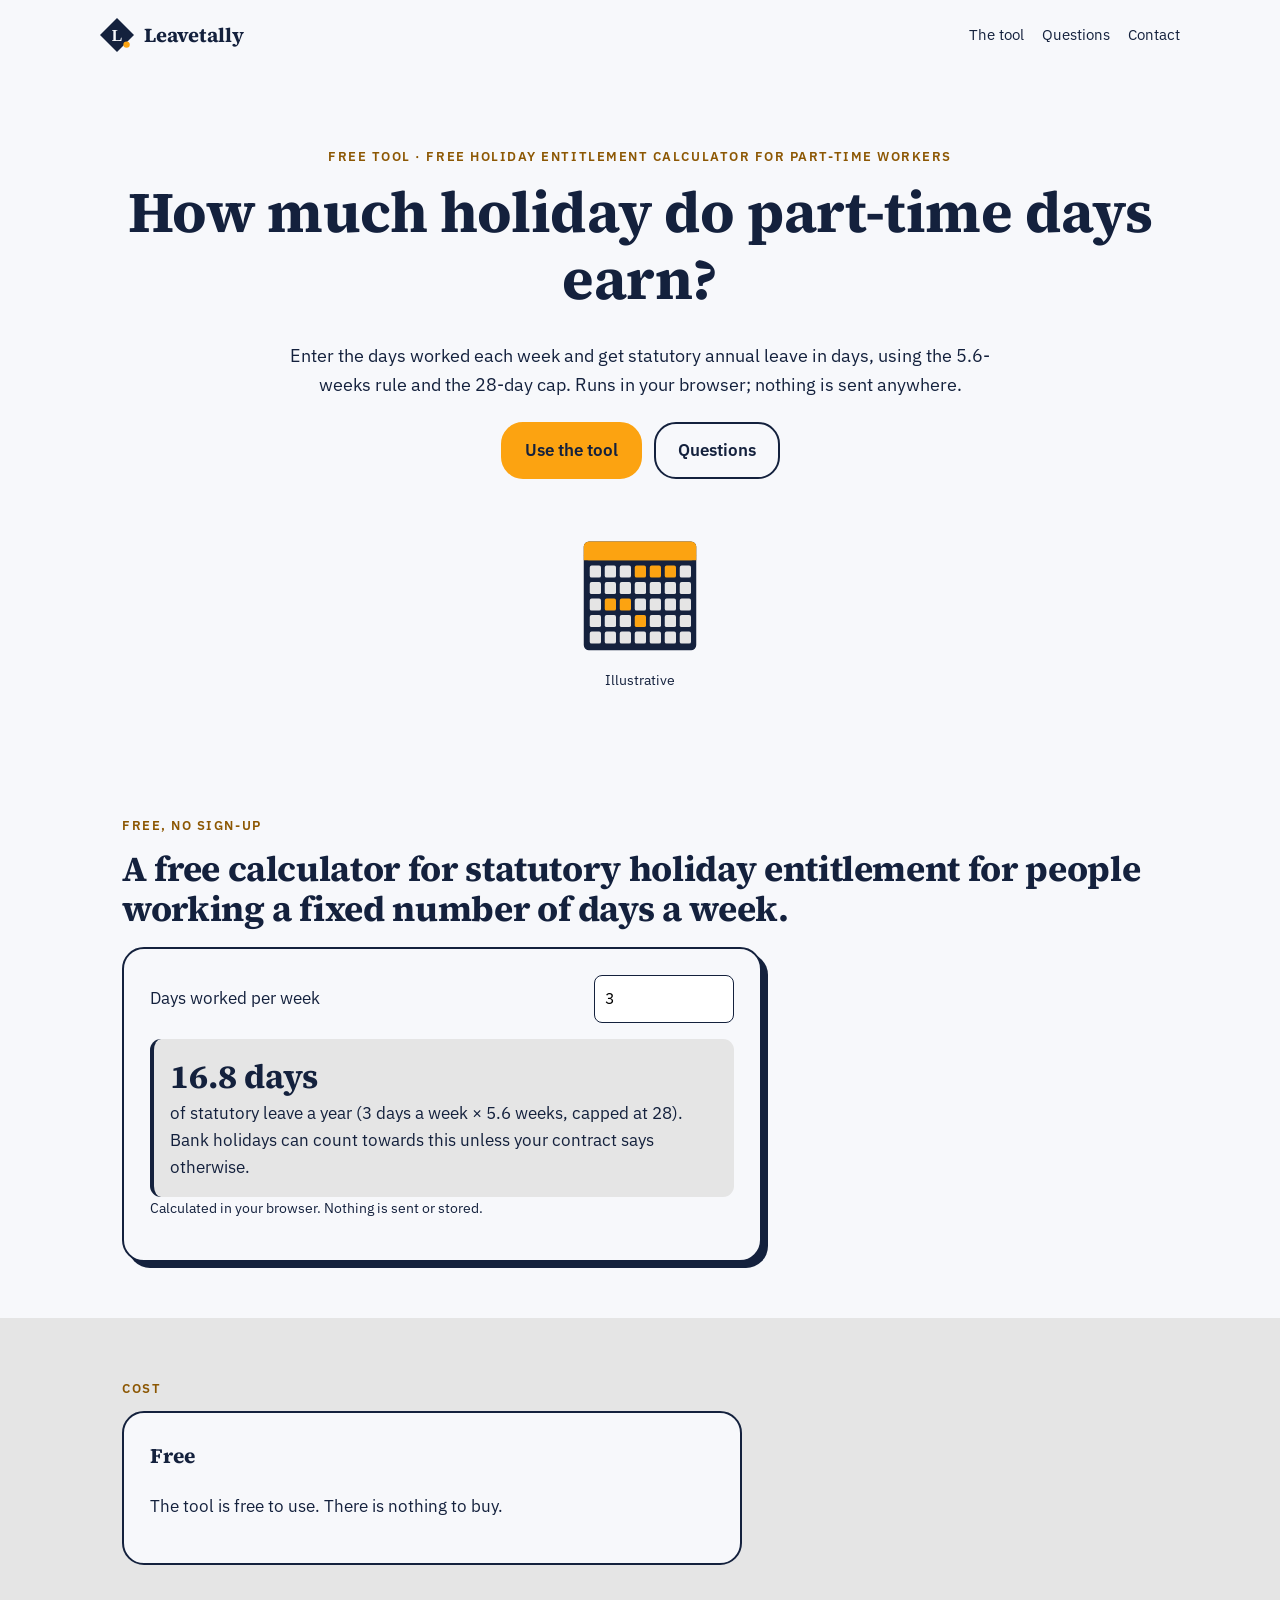
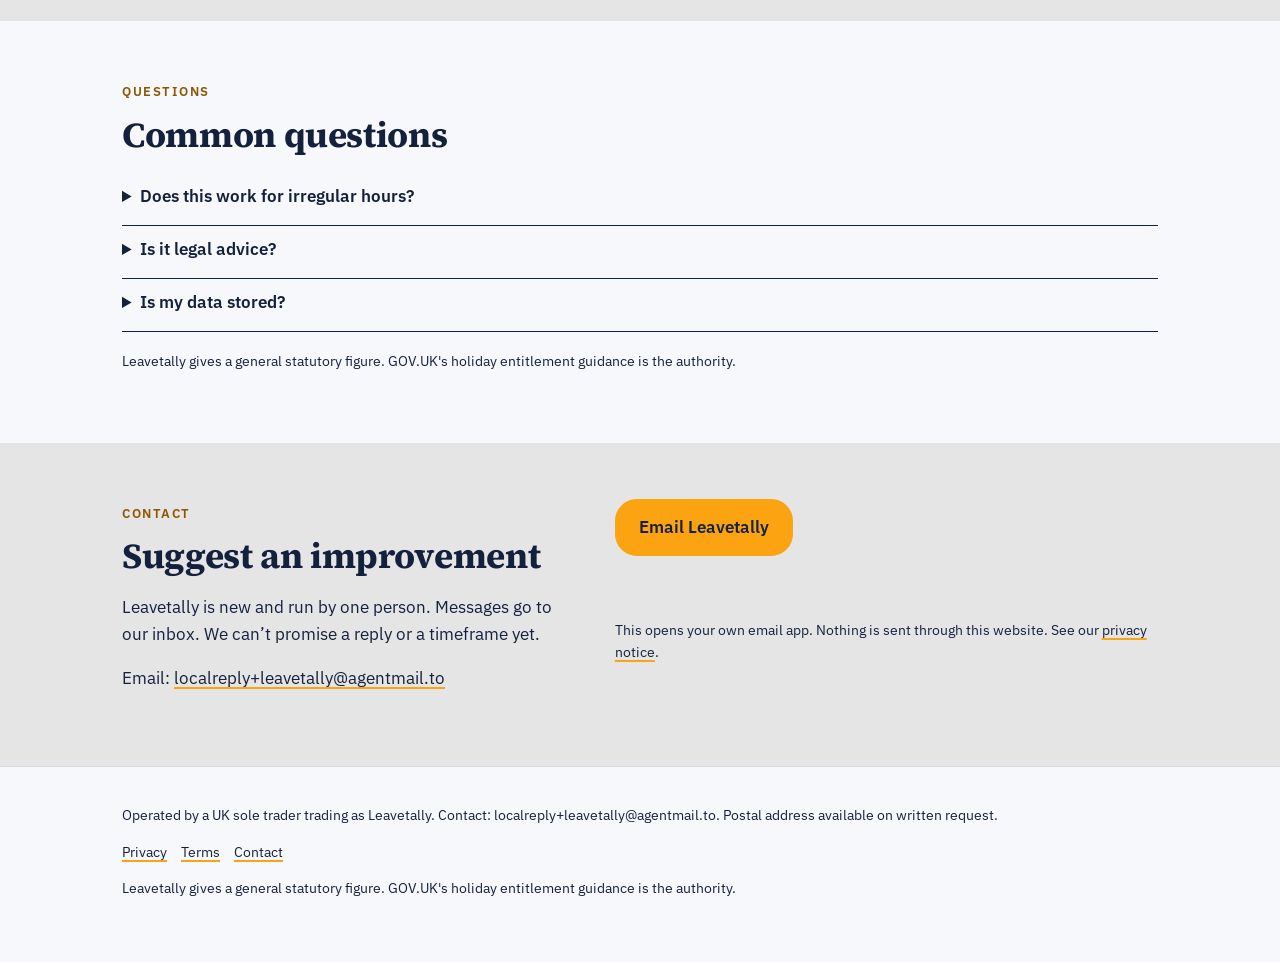
<file: index.html>
<!doctype html>
<html lang="en-GB">
<head>
<meta charset="utf-8">
<meta name="viewport" content="width=device-width, initial-scale=1">
<meta http-equiv="Content-Security-Policy" content="default-src 'self'; img-src 'self' data: https://localreplyloop.goatcounter.com; style-src 'self'; script-src 'self'; font-src 'self'; connect-src 'self'; form-action 'self'; base-uri 'self'; object-src 'none'">
<meta name="referrer" content="strict-origin-when-cross-origin">
<title>Leavetally: How much holiday do part-time days earn?</title>
<meta name="description" content="A free calculator for statutory holiday entitlement for people working a fixed number of days a week.">
<meta name="theme-color" content="#14213D">
<meta property="og:type" content="website"><meta property="og:title" content="Leavetally: How much holiday do part-time days earn?"><meta property="og:description" content="A free calculator for statutory holiday entitlement for people working a fixed number of days a week.">
<meta property="og:image" content="https://evanturner557-del.github.io/leavetally/assets/og.png"><meta property="og:image:width" content="1200"><meta property="og:image:height" content="630">
<meta property="og:image:alt" content="Leavetally: How much holiday do part-time days earn?"><meta property="og:site_name" content="Leavetally"><meta property="og:locale" content="en_GB">
<meta property="og:url" content="https://evanturner557-del.github.io/leavetally/"><meta name="twitter:card" content="summary_large_image">
<link rel="canonical" href="https://evanturner557-del.github.io/leavetally/">
<link rel="icon" href="assets/favicon.svg" type="image/svg+xml">
<link rel="stylesheet" href="assets/site.css">
<script src="assets/config.js"></script>
<script src="assets/analytics.js" defer></script>
<script src="_shared/kit.js" defer></script><script src="assets/tool.js" defer></script>
</head>
<body>
<a class="skip" href="#main">Skip to content</a>
<header><div class="wrap top"><a class="brand" href="./"><svg viewBox="0 0 64 64" aria-hidden="true" width="34" height="34"><path d="M32 0 64 32 32 64 0 32z" fill="#14213D"/><text x="32" y="43" text-anchor="middle" font-family="Georgia, serif" font-weight="700" font-size="30" fill="#F7F8FB">L</text><circle cx="50" cy="50" r="6" fill="#FCA311"/></svg>Leavetally</a><nav aria-label="Primary"><a href="#tool">The tool</a><a href="#faq">Questions</a><a href="#contact">Contact</a></nav></div></header>
<main id="main">
<section class="hero"><div class="wrap"><span class="eyebrow">Free tool · Free holiday entitlement calculator for part-time workers</span><h1>How much holiday do part-time days earn?</h1><p class="lede">Enter the days worked each week and get statutory annual leave in days, using the 5.6-weeks rule and the 28-day cap. Runs in your browser; nothing is sent anywhere.</p><div class="ctas"><a class="btn" href="#tool" data-cta="hero">Use the tool</a><a class="btn ghost" href="#faq" data-cta="hero-secondary">Questions</a></div><figure class="art"><svg viewBox="0 0 400 400" aria-hidden="true" focusable="false" class="motif"><rect x="50" y="60" width="300" height="290" rx="14" fill="#14213D"/><rect x="50" y="60" width="300" height="50" rx="14" fill="#FCA311"/><rect x="50" y="96" width="300" height="14" fill="#FCA311"/><rect x="66" y="124" width="30" height="32" rx="5" fill="#E5E5E5"/><rect x="106" y="124" width="30" height="32" rx="5" fill="#E5E5E5"/><rect x="146" y="124" width="30" height="32" rx="5" fill="#E5E5E5"/><rect x="186" y="124" width="30" height="32" rx="5" fill="#FCA311"/><rect x="226" y="124" width="30" height="32" rx="5" fill="#FCA311"/><rect x="266" y="124" width="30" height="32" rx="5" fill="#FCA311"/><rect x="306" y="124" width="30" height="32" rx="5" fill="#E5E5E5"/><rect x="66" y="168" width="30" height="32" rx="5" fill="#E5E5E5"/><rect x="106" y="168" width="30" height="32" rx="5" fill="#E5E5E5"/><rect x="146" y="168" width="30" height="32" rx="5" fill="#E5E5E5"/><rect x="186" y="168" width="30" height="32" rx="5" fill="#E5E5E5"/><rect x="226" y="168" width="30" height="32" rx="5" fill="#E5E5E5"/><rect x="266" y="168" width="30" height="32" rx="5" fill="#E5E5E5"/><rect x="306" y="168" width="30" height="32" rx="5" fill="#E5E5E5"/><rect x="66" y="212" width="30" height="32" rx="5" fill="#E5E5E5"/><rect x="106" y="212" width="30" height="32" rx="5" fill="#FCA311"/><rect x="146" y="212" width="30" height="32" rx="5" fill="#FCA311"/><rect x="186" y="212" width="30" height="32" rx="5" fill="#E5E5E5"/><rect x="226" y="212" width="30" height="32" rx="5" fill="#E5E5E5"/><rect x="266" y="212" width="30" height="32" rx="5" fill="#E5E5E5"/><rect x="306" y="212" width="30" height="32" rx="5" fill="#E5E5E5"/><rect x="66" y="256" width="30" height="32" rx="5" fill="#E5E5E5"/><rect x="106" y="256" width="30" height="32" rx="5" fill="#E5E5E5"/><rect x="146" y="256" width="30" height="32" rx="5" fill="#E5E5E5"/><rect x="186" y="256" width="30" height="32" rx="5" fill="#FCA311"/><rect x="226" y="256" width="30" height="32" rx="5" fill="#E5E5E5"/><rect x="266" y="256" width="30" height="32" rx="5" fill="#E5E5E5"/><rect x="306" y="256" width="30" height="32" rx="5" fill="#E5E5E5"/><rect x="66" y="300" width="30" height="32" rx="5" fill="#E5E5E5"/><rect x="106" y="300" width="30" height="32" rx="5" fill="#E5E5E5"/><rect x="146" y="300" width="30" height="32" rx="5" fill="#E5E5E5"/><rect x="186" y="300" width="30" height="32" rx="5" fill="#E5E5E5"/><rect x="226" y="300" width="30" height="32" rx="5" fill="#E5E5E5"/><rect x="266" y="300" width="30" height="32" rx="5" fill="#E5E5E5"/><rect x="306" y="300" width="30" height="32" rx="5" fill="#E5E5E5"/></svg><figcaption class="fine">Illustrative</figcaption></figure></div></section>
<section id="tool"><div class="wrap"><span class="eyebrow">Free, no sign-up</span><h2>A free calculator for statutory holiday entitlement for people working a fixed number of days a week.</h2><form class="tool" id="calc" novalidate><div class="row"><label for="t-days">Days worked per week</label><input type="number" id="t-days" data-k="days" value="3" step="0.5" min="0" inputmode="decimal"></div><div class="result" id="result" role="status" aria-live="polite"></div><p class="fine">Calculated in your browser. Nothing is sent or stored.</p></form></div></section>
<section class="tint" id="price"><div class="wrap"><span class="eyebrow">Cost</span><div class="pricebox"><p class="price">Free</p><p>The tool is free to use. There is nothing to buy.</p></div></div></section>
<section id="faq"><div class="wrap"><span class="eyebrow">Questions</span><h2>Common questions</h2><details><summary>Does this work for irregular hours?</summary><p>No. Irregular-hours and part-year workers have separate rules. See GOV.UK&#x27;s holiday entitlement guidance.</p></details><details><summary>Is it legal advice?</summary><p>No. It applies the basic statutory rule. Contracts can give more.</p></details><details><summary>Is my data stored?</summary><p>No. The calculation happens in your browser.</p></details><p class="fine mt">Leavetally gives a general statutory figure. GOV.UK&#x27;s holiday entitlement guidance is the authority.</p></div></section>
<section class="tint" id="contact"><div class="wrap contact-grid"><div><span class="eyebrow">Contact</span><h2>Suggest an improvement</h2><p>Leavetally is new and run by one person. Messages go to our inbox. We can’t promise a reply or a timeframe yet.</p><p>Email: <a href="mailto:localreply+leavetally@agentmail.to">localreply+leavetally@agentmail.to</a></p></div><div class="form contact-mail"><p><a class="btn" href="mailto:localreply+leavetally@agentmail.to?subject=%5BLeavetally%5D%20Enquiry" data-cta="enquire">Email Leavetally</a></p><p class="hint">This opens your own email app. Nothing is sent through this website. See our <a href="privacy.html">privacy notice</a>.</p></div></div></section>
</main><footer><div class="wrap"><p>Operated by a UK sole trader trading as Leavetally. Contact: localreply+leavetally@agentmail.to. Postal address available on written request.</p>
<p><a href="privacy.html">Privacy</a><a href="terms.html">Terms</a><a href="./#contact">Contact</a></p>
<p class="fine">Leavetally gives a general statutory figure. GOV.UK&#x27;s holiday entitlement guidance is the authority.</p></div></footer>
</body></html>
</file>
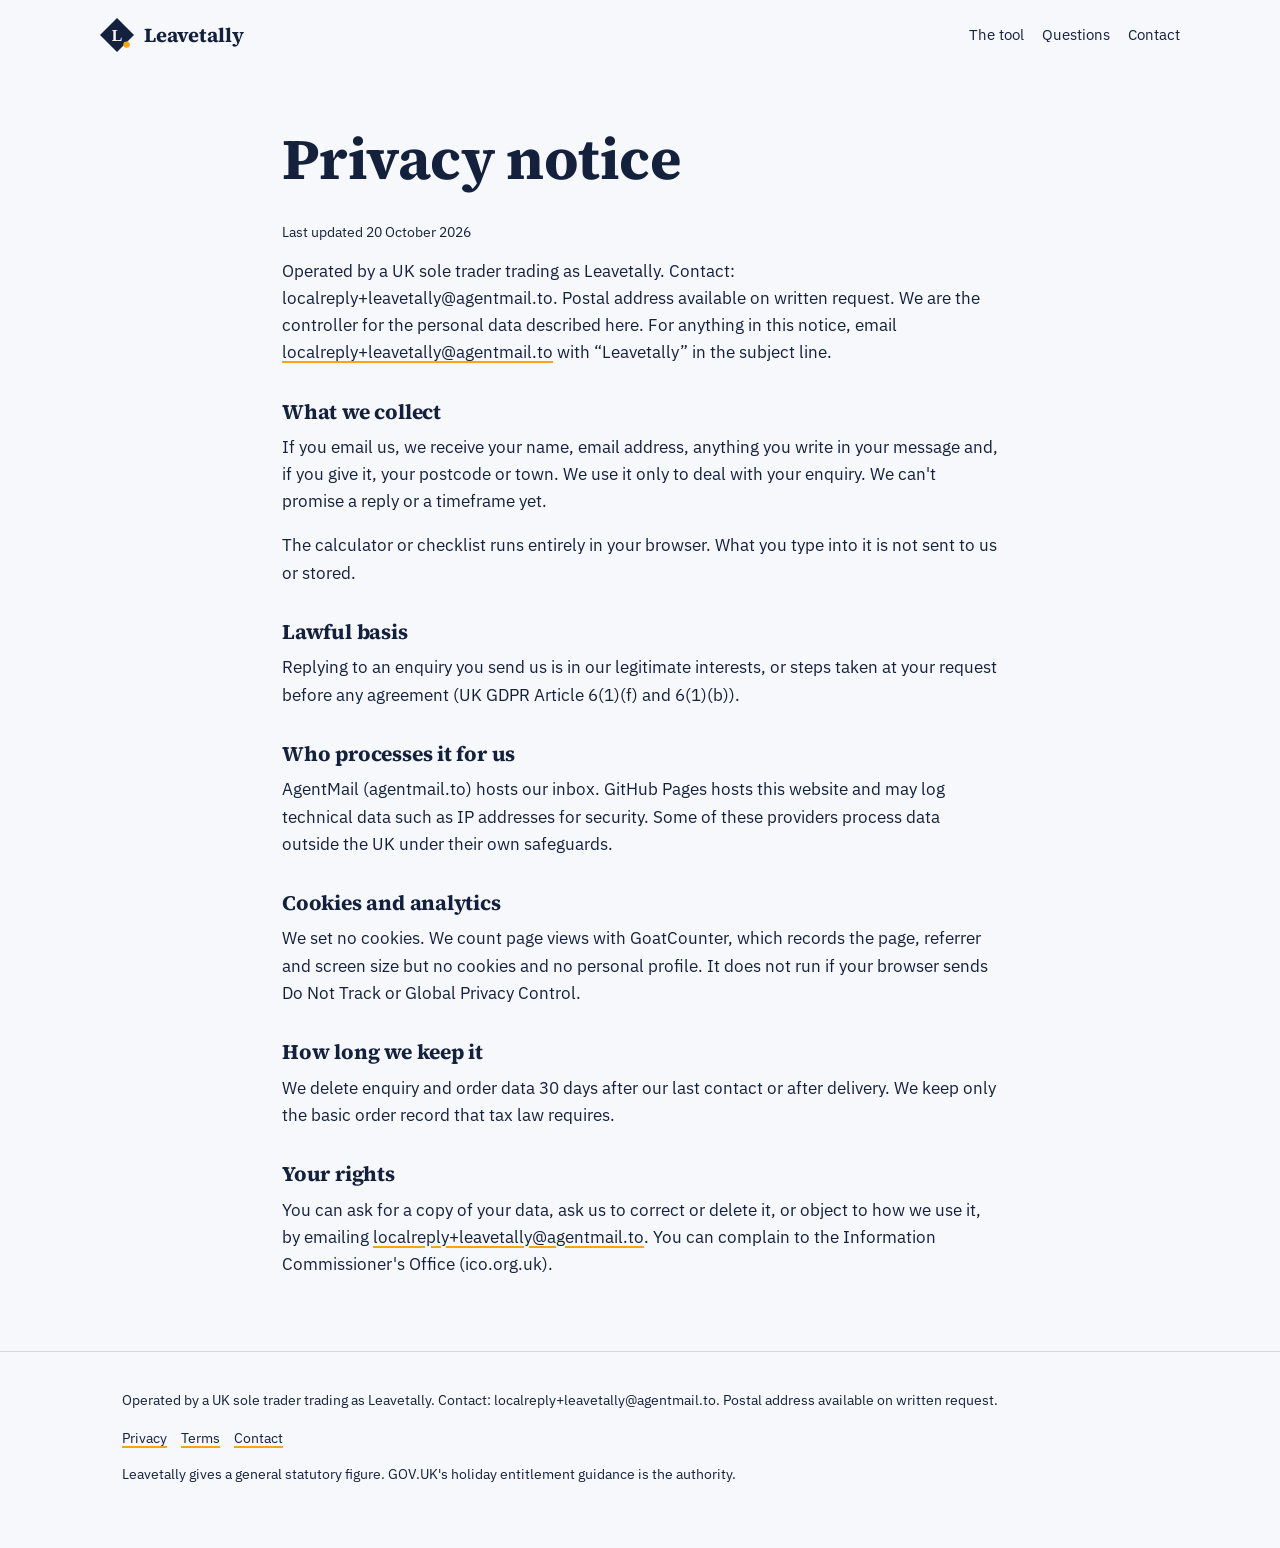
<file: privacy.html>
<!doctype html>
<html lang="en-GB">
<head>
<meta charset="utf-8">
<meta name="viewport" content="width=device-width, initial-scale=1">
<meta http-equiv="Content-Security-Policy" content="default-src 'self'; img-src 'self' data: https://localreplyloop.goatcounter.com; style-src 'self'; script-src 'self'; font-src 'self'; connect-src 'self'; form-action 'self'; base-uri 'self'; object-src 'none'">
<meta name="referrer" content="strict-origin-when-cross-origin">
<title>Privacy notice | Leavetally</title>
<meta name="description" content="Privacy notice for Leavetally.">
<meta name="theme-color" content="#14213D">
<meta property="og:type" content="website"><meta property="og:title" content="Privacy notice | Leavetally"><meta property="og:description" content="Privacy notice for Leavetally.">
<meta property="og:image" content="https://evanturner557-del.github.io/leavetally/assets/og.png"><meta property="og:image:width" content="1200"><meta property="og:image:height" content="630">
<meta property="og:image:alt" content="Leavetally: How much holiday do part-time days earn?"><meta property="og:site_name" content="Leavetally"><meta property="og:locale" content="en_GB">
<meta property="og:url" content="https://evanturner557-del.github.io/leavetally/privacy.html"><meta name="twitter:card" content="summary_large_image">
<link rel="canonical" href="https://evanturner557-del.github.io/leavetally/privacy.html">
<link rel="icon" href="assets/favicon.svg" type="image/svg+xml">
<link rel="stylesheet" href="assets/site.css">
<script src="assets/config.js"></script>
<script src="assets/analytics.js" defer></script>
<script src="_shared/kit.js" defer></script>
</head>
<body>
<a class="skip" href="#main">Skip to content</a>
<header><div class="wrap top"><a class="brand" href="./"><svg viewBox="0 0 64 64" aria-hidden="true" width="34" height="34"><path d="M32 0 64 32 32 64 0 32z" fill="#14213D"/><text x="32" y="43" text-anchor="middle" font-family="Georgia, serif" font-weight="700" font-size="30" fill="#F7F8FB">L</text><circle cx="50" cy="50" r="6" fill="#FCA311"/></svg>Leavetally</a><nav aria-label="Primary"><a href="#tool">The tool</a><a href="#faq">Questions</a><a href="#contact">Contact</a></nav></div></header><main id="main"><section><div class="wrap legal"><h1>Privacy notice</h1><p class="fine">Last updated 20 October 2026</p>
<p><span>Operated by a UK sole trader trading as Leavetally. Contact: localreply+leavetally@agentmail.to. Postal address available on written request.</span> We are the controller for the personal data described here. For anything in this notice, email <a href="mailto:localreply+leavetally@agentmail.to">localreply+leavetally@agentmail.to</a> with “Leavetally” in the subject line.</p>
<h2>What we collect</h2><p>If you email us, we receive your name, email address, anything you write in your message and, if you give it, your postcode or town. We use it only to deal with your enquiry. We can&#x27;t promise a reply or a timeframe yet.</p><p>The calculator or checklist runs entirely in your browser. What you type into it is not sent to us or stored.</p>
<h2>Lawful basis</h2><p>Replying to an enquiry you send us is in our legitimate interests, or steps taken at your request before any agreement (UK GDPR Article 6(1)(f) and 6(1)(b)).</p>
<h2>Who processes it for us</h2><p>AgentMail (agentmail.to) hosts our inbox. GitHub Pages hosts this website and may log technical data such as IP addresses for security. Some of these providers process data outside the UK under their own safeguards.</p>
<h2>Cookies and analytics</h2><p>We set no cookies. We count page views with GoatCounter, which records the page, referrer and screen size but no cookies and no personal profile. It does not run if your browser sends Do Not Track or Global Privacy Control.</p>
<h2>How long we keep it</h2><p>We delete enquiry and order data 30 days after our last contact or after delivery. We keep only the basic order record that tax law requires.</p>
<h2>Your rights</h2><p>You can ask for a copy of your data, ask us to correct or delete it, or object to how we use it, by emailing <a href="mailto:localreply+leavetally@agentmail.to">localreply+leavetally@agentmail.to</a>. You can complain to the Information Commissioner's Office (ico.org.uk).</p></div></section></main><footer><div class="wrap"><p>Operated by a UK sole trader trading as Leavetally. Contact: localreply+leavetally@agentmail.to. Postal address available on written request.</p>
<p><a href="privacy.html">Privacy</a><a href="terms.html">Terms</a><a href="./#contact">Contact</a></p>
<p class="fine">Leavetally gives a general statutory figure. GOV.UK&#x27;s holiday entitlement guidance is the authority.</p></div></footer>
</body></html>
</file>
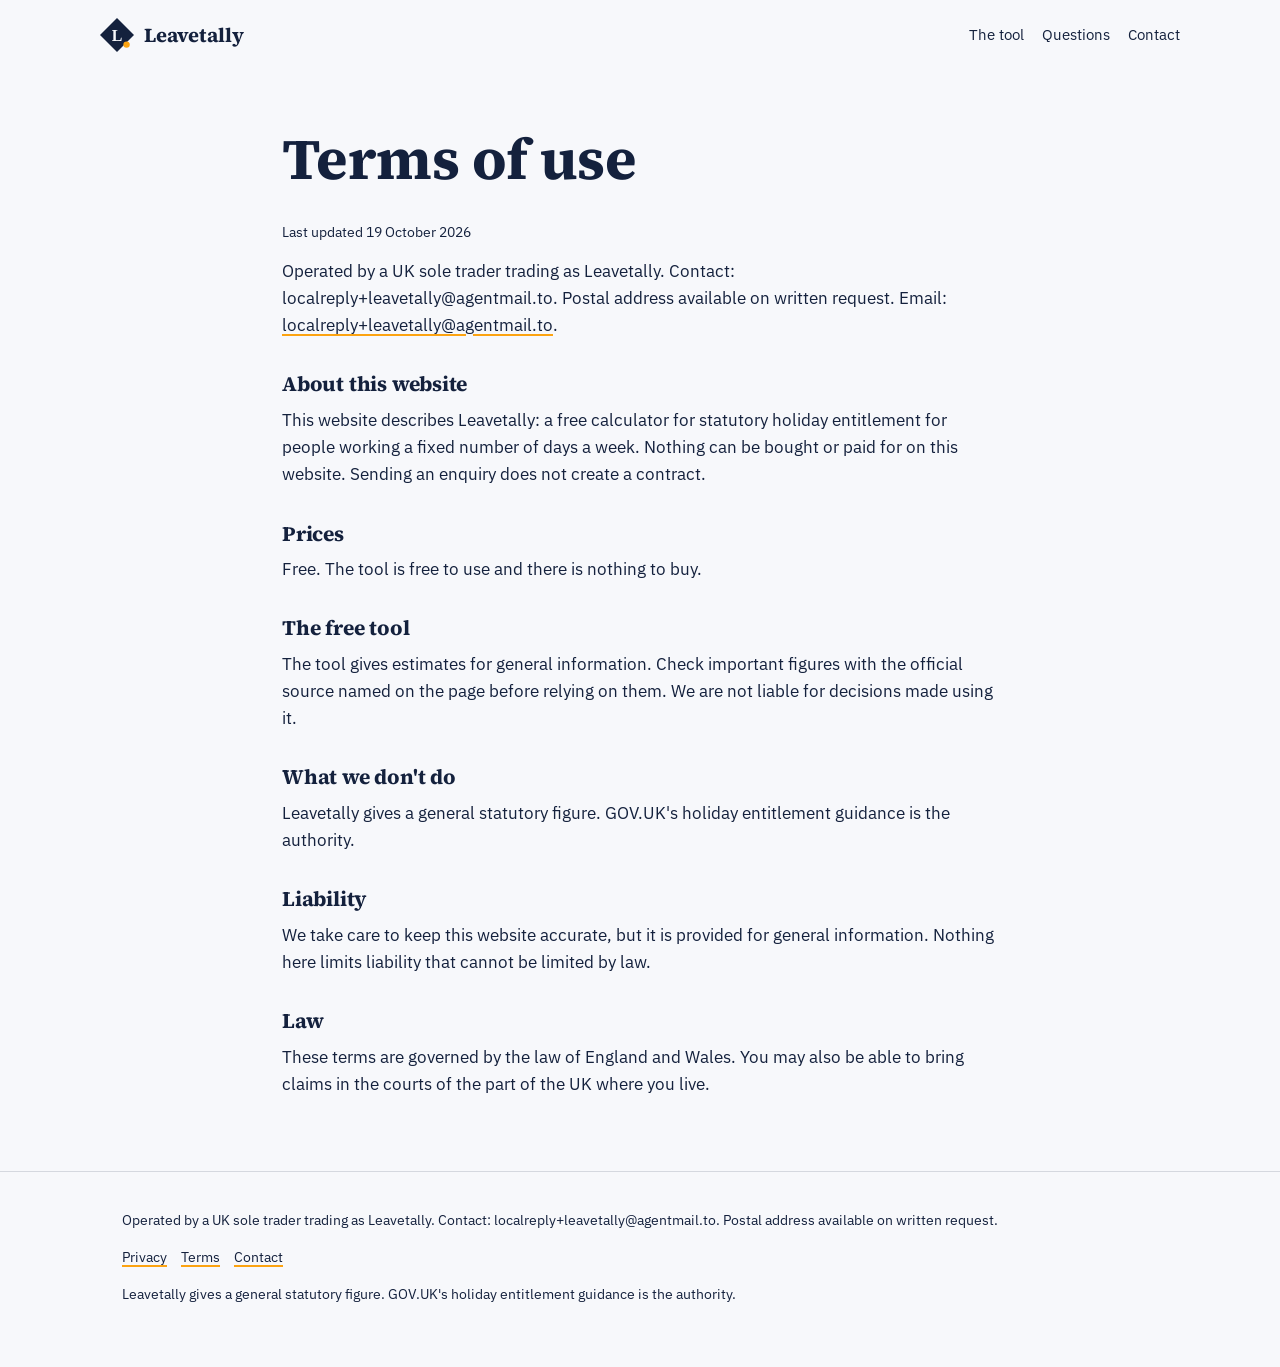
<file: terms.html>
<!doctype html>
<html lang="en-GB">
<head>
<meta charset="utf-8">
<meta name="viewport" content="width=device-width, initial-scale=1">
<meta http-equiv="Content-Security-Policy" content="default-src 'self'; img-src 'self' data: https://localreplyloop.goatcounter.com; style-src 'self'; script-src 'self'; font-src 'self'; connect-src 'self'; form-action 'self'; base-uri 'self'; object-src 'none'">
<meta name="referrer" content="strict-origin-when-cross-origin">
<title>Terms of use | Leavetally</title>
<meta name="description" content="Terms of use for Leavetally.">
<meta name="theme-color" content="#14213D">
<meta property="og:type" content="website"><meta property="og:title" content="Terms of use | Leavetally"><meta property="og:description" content="Terms of use for Leavetally.">
<meta property="og:image" content="https://evanturner557-del.github.io/leavetally/assets/og.png"><meta property="og:image:width" content="1200"><meta property="og:image:height" content="630">
<meta property="og:image:alt" content="Leavetally: How much holiday do part-time days earn?"><meta property="og:site_name" content="Leavetally"><meta property="og:locale" content="en_GB">
<meta property="og:url" content="https://evanturner557-del.github.io/leavetally/terms.html"><meta name="twitter:card" content="summary_large_image">
<link rel="canonical" href="https://evanturner557-del.github.io/leavetally/terms.html">
<link rel="icon" href="assets/favicon.svg" type="image/svg+xml">
<link rel="stylesheet" href="assets/site.css">
<script src="assets/config.js"></script>
<script src="assets/analytics.js" defer></script>
<script src="_shared/kit.js" defer></script>
</head>
<body>
<a class="skip" href="#main">Skip to content</a>
<header><div class="wrap top"><a class="brand" href="./"><svg viewBox="0 0 64 64" aria-hidden="true" width="34" height="34"><path d="M32 0 64 32 32 64 0 32z" fill="#14213D"/><text x="32" y="43" text-anchor="middle" font-family="Georgia, serif" font-weight="700" font-size="30" fill="#F7F8FB">L</text><circle cx="50" cy="50" r="6" fill="#FCA311"/></svg>Leavetally</a><nav aria-label="Primary"><a href="#tool">The tool</a><a href="#faq">Questions</a><a href="#contact">Contact</a></nav></div></header><main id="main"><section><div class="wrap legal"><h1>Terms of use</h1><p class="fine">Last updated 19 October 2026</p>
<p><span>Operated by a UK sole trader trading as Leavetally. Contact: localreply+leavetally@agentmail.to. Postal address available on written request.</span> Email: <a href="mailto:localreply+leavetally@agentmail.to">localreply+leavetally@agentmail.to</a>.</p>
<h2>About this website</h2><p>This website describes Leavetally: a free calculator for statutory holiday entitlement for people working a fixed number of days a week. Nothing can be bought or paid for on this website. Sending an enquiry does not create a contract.</p>
<h2>Prices</h2><p>Free. The tool is free to use and there is nothing to buy.</p><h2>The free tool</h2><p>The tool gives estimates for general information. Check important figures with the official source named on the page before relying on them. We are not liable for decisions made using it.</p>
<h2>What we don't do</h2><p>Leavetally gives a general statutory figure. GOV.UK&#x27;s holiday entitlement guidance is the authority.</p>
<h2>Liability</h2><p>We take care to keep this website accurate, but it is provided for general information. Nothing here limits liability that cannot be limited by law.</p>
<h2>Law</h2><p>These terms are governed by the law of England and Wales. You may also be able to bring claims in the courts of the part of the UK where you live.</p></div></section></main><footer><div class="wrap"><p>Operated by a UK sole trader trading as Leavetally. Contact: localreply+leavetally@agentmail.to. Postal address available on written request.</p>
<p><a href="privacy.html">Privacy</a><a href="terms.html">Terms</a><a href="./#contact">Contact</a></p>
<p class="fine">Leavetally gives a general statutory figure. GOV.UK&#x27;s holiday entitlement guidance is the authority.</p></div></footer>
</body></html>
</file>
<file: assets/site.css>
@font-face{font-family:'Source Serif 4';font-weight:700;font-style:normal;font-display:swap;src:url(fonts/source-serif-4-latin-700-normal.woff2) format('woff2')}
@font-face{font-family:'IBM Plex Sans';font-weight:400;font-style:normal;font-display:swap;src:url(fonts/ibm-plex-sans-latin-400-normal.woff2) format('woff2')}
@font-face{font-family:'IBM Plex Sans';font-weight:600;font-style:normal;font-display:swap;src:url(fonts/ibm-plex-sans-latin-600-normal.woff2) format('woff2')}
:root{--ink:#14213D;--paper:#F7F8FB;--acc:#FCA311;--acc-text:#8C5703;--on-acc:#14213D;--acc-btn:#FCA311;--soft:#E5E5E5;--on-ink:#F7F8FB;--r:22px;--br:22px;--head:'Source Serif 4', Georgia, serif;--body:'IBM Plex Sans', system-ui, sans-serif}
*,*::before,*::after{box-sizing:border-box}html{scroll-behavior:smooth}@media (prefers-reduced-motion:reduce){html{scroll-behavior:auto}*{transition:none!important}}
body{margin:0;font-family:var(--body);color:var(--ink);background:var(--paper);line-height:1.6;font-size:17px;-webkit-font-smoothing:antialiased}
h1,h2,h3{font-family:var(--head);line-height:1.15;margin:0 0 .5em;letter-spacing:-.01em}h1{font-size:clamp(2.1rem,5vw,3.6rem)}h2{font-size:clamp(1.5rem,3vw,2.2rem)}h3{font-size:1.15rem}
p{margin:0 0 1em}a{color:var(--ink);text-decoration-color:var(--acc);text-underline-offset:3px;text-decoration-thickness:2px}
.wrap{max-width:1080px;margin:0 auto;padding:0 22px}.skip{position:absolute;left:-999px}.skip:focus{left:12px;top:12px;background:var(--ink);color:var(--on-ink);padding:8px 12px;z-index:9}
:focus-visible{outline:3px solid var(--acc);outline-offset:2px}
.top{display:flex;align-items:center;justify-content:space-between;padding:18px 0;gap:16px}.brand{display:flex;align-items:center;gap:10px;font-family:var(--head);font-weight:700;font-size:1.25rem;text-decoration:none}
.top nav a{margin-left:18px;font-size:.95rem;text-decoration:none}.top nav a:hover{text-decoration:underline}
.btn{display:inline-block;background:var(--acc-btn);color:var(--on-acc);padding:13px 22px;border-radius:var(--br);font-weight:600;text-decoration:none;border:2px solid var(--acc-btn);cursor:pointer;font:inherit;font-weight:600}
.btn:hover{filter:none;box-shadow:inset 0 0 0 2px currentColor}.btn.ghost{background:transparent;color:var(--ink);border-color:var(--ink)}
.eyebrow{display:inline-block;font-size:.8rem;letter-spacing:.12em;text-transform:uppercase;font-weight:600;color:var(--acc-text);margin-bottom:12px}
.hero{padding:48px 0 64px}.hero .lede{font-size:1.15rem;max-width:40em}.ctas{display:flex;gap:12px;flex-wrap:wrap;margin-top:22px}
.motif{width:100%;height:auto;max-width:420px;display:block}.art{margin:0}
.draft{display:inline-block;background:var(--soft);border:1px dashed var(--ink);padding:3px 10px;border-radius:999px;font-size:.82rem;font-weight:600;margin-bottom:14px}
section{padding:56px 0}.tint{background:var(--soft)}
.steps{display:grid;grid-template-columns:repeat(auto-fit,minmax(220px,1fr));gap:22px;counter-reset:s}
.step{padding:22px;border-radius:var(--r);background:var(--paper);border:1px solid color-mix(in srgb,var(--ink) 14%,transparent)}
.step::before{counter-increment:s;content:"0" counter(s);font-family:var(--head);font-weight:700;color:var(--acc-text);display:block;font-size:1.4rem;margin-bottom:6px}
.points{display:grid;grid-template-columns:repeat(auto-fit,minmax(240px,1fr));gap:26px}.point h3{border-top:4px solid var(--acc);padding-top:12px}
.price{font-family:var(--head);font-size:1.3rem;font-weight:700}.pricebox{border:2px solid var(--ink);border-radius:var(--r);padding:26px;max-width:620px;background:var(--paper)}
details{border-bottom:1px solid color-mix(in srgb,var(--ink) 18%,transparent);padding:14px 0}summary{cursor:pointer;font-weight:600}details p{margin-top:10px}
.form{display:grid;gap:14px;max-width:620px}.form label{font-weight:600;font-size:.95rem;display:block;margin-bottom:4px}
.form input,.form textarea,.form select{width:100%;padding:12px;border:1.5px solid color-mix(in srgb,var(--ink) 40%,transparent);border-radius:calc(var(--r)/2);font:inherit;background:#fff;color:#111}
.form textarea{min-height:120px}.hint,.fine{font-size:.88rem}.form-status{font-weight:600}
.contact-grid{display:grid;grid-template-columns:1fr 1.2fr;gap:40px}@media(max-width:800px){.contact-grid{grid-template-columns:1fr}.top nav a:not([href="#contact"]){display:none}.top nav a{margin-left:0;padding:10px 0;font-weight:600}}
footer{padding:36px 0 48px;font-size:.9rem;border-top:1px solid color-mix(in srgb,var(--ink) 15%,transparent)}footer a{margin-right:14px}
.tool{background:var(--paper);border:2px solid var(--ink);border-radius:var(--r);padding:26px;max-width:640px}.tool .row{display:grid;grid-template-columns:1fr 140px;gap:12px;align-items:center;margin-bottom:10px}
.tool input[type=number]{padding:10px;border:1.5px solid var(--ink);border-radius:8px;font:inherit;width:100%}.result{margin-top:16px;padding:16px;background:var(--soft);border-radius:calc(var(--r)/2);min-height:3em}
.check h3{margin-top:18px}.check label{display:flex;gap:10px;align-items:flex-start;padding:6px 0}.check input{width:20px;height:20px;accent-color:var(--acc)}
.legal{max-width:760px}.legal h2{font-size:1.3rem;margin-top:1.6em}
.hero{text-align:center;padding-top:72px}.hero .lede{margin:0 auto}.hero .ctas{justify-content:center}.hero .art{max-width:520px;margin:40px auto 0}.hero .art svg{max-width:none;height:150px;width:100%;border-radius:var(--r)}
/* polish 2026-11-08 */
.mt{margin-top:18px}
.tool{box-shadow:6px 6px 0 var(--ink)}
.tool input[type=number],.tool input,.tool select{font-size:16px;min-height:44px}
.tool input:focus-visible,.tool select:focus-visible{outline:3px solid var(--ink);outline-offset:2px}
.result{border-left:4px solid var(--ink)}
.result strong{display:block;font-family:var(--head);font-size:clamp(1.6rem,6vw,2.1rem);line-height:1.15;margin:2px 0 4px}
details{border-bottom:1px solid currentColor;padding:10px 0}details summary{cursor:pointer;min-height:32px}
@media(max-width:420px){.tool{padding:18px}.tool .row{grid-template-columns:1fr}}
</file>
